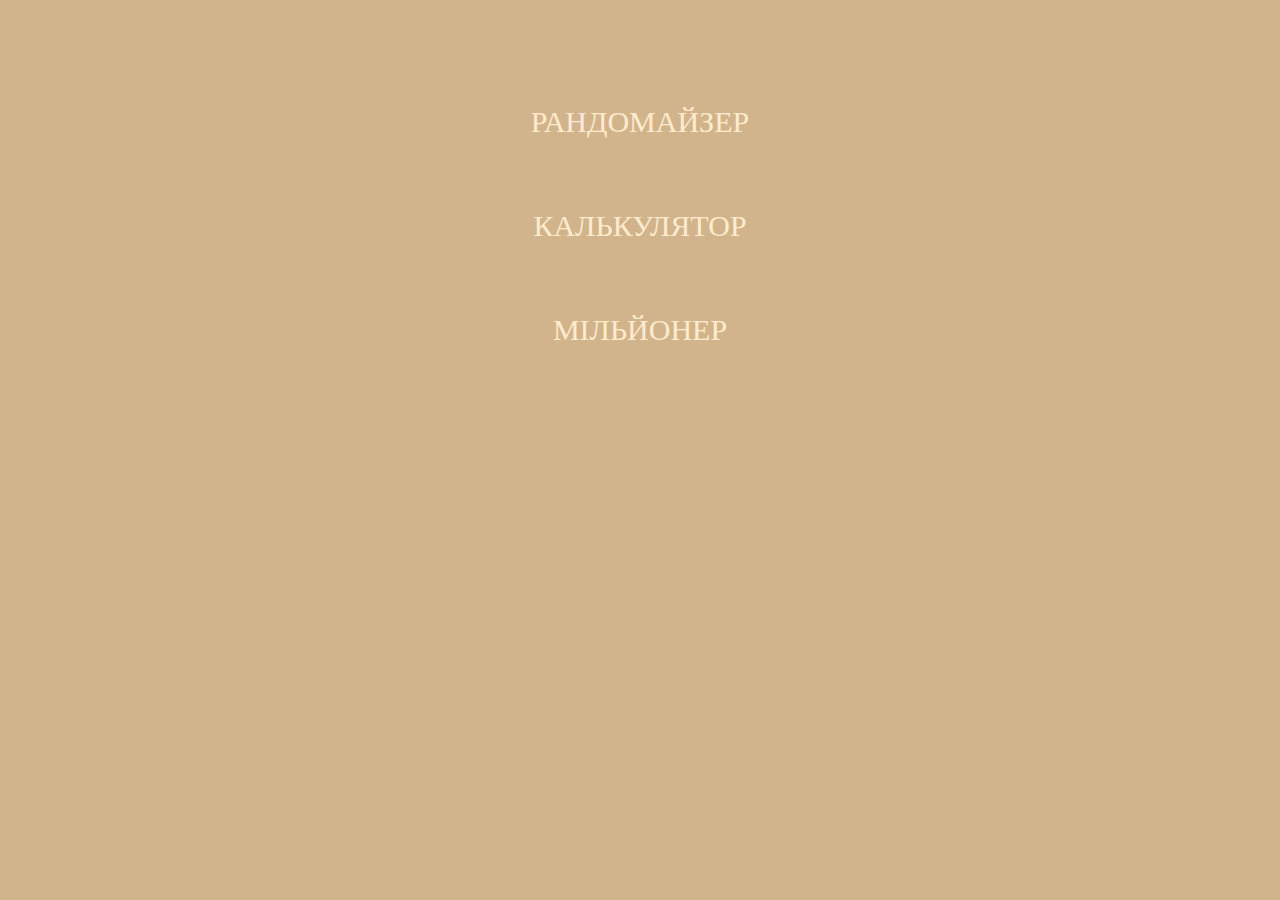
<file: index.html>
<!DOCTYPE html>
<html lang="en">
<head>
    <meta charset="UTF-8">
    <meta http-equiv="X-UA-Compatible" content="IE=edge">
    <meta name="viewport" content="width=device-width, initial-scale=1.0">
    <title>PROJECT #2</title>
    <style>
        body {
            background-color:tan;
        }
        .wrapper {
            display: flex;
            flex-direction: column;
            align-items: center;
            margin-top: 70px;
        }

        a {
            color: blanchedalmond;
            margin: 35px;
            text-decoration: none;
            font-size: 30px;
        }
    </style>
</head>
<body>
    <div class="wrapper">
        <a href="./randomizer/index.html">РАНДОМАЙЗЕР</a>
        <a href="./calculator/index.html">КАЛЬКУЛЯТОР</a>
        <a href="./millionaire/index.html">МІЛЬЙОНЕР</a>
    </div>
</body>
</html>
</file>
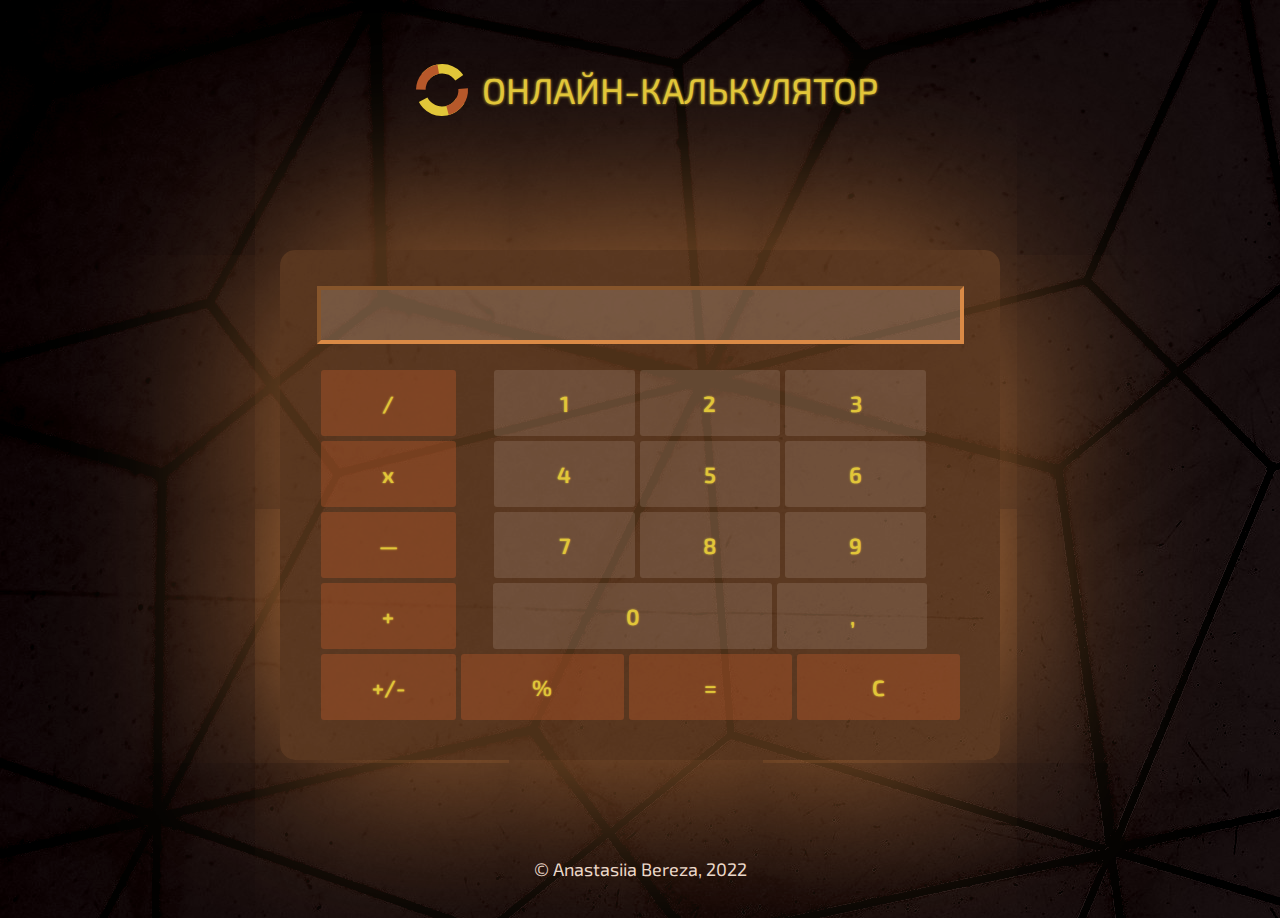
<file: calculator/index.html>
<!DOCTYPE html>
<html lang="uk">

<head>
    <meta charset="UTF-8">
    <meta http-equiv="X-UA-Compatible" content="IE=edge">
    <meta name="viewport" content="width=device-width, initial-scale=1.0">
    <title>Онлайн-калькулятор</title>
    <link rel="stylesheet" href="./css/style.min.css">
</head>

<body>

    <div class="wrapper">
        <header class="header">
            <div class="header__container">
                <a href="./index.html">
                    <h1>
                        <object data="./img/animate.svg" type="image/svg+xml"></object>
                        Онлайн-калькулятор
                    </h1>
                </a>
            </div>
        </header>

        <main class="main">
            <div class="main__container">
                <div class="calc">
                    <div class="calc__screen"></div>
                    <div class="calc__btns">
                        <div class="calc__btns_left">
                            <button class="btn btn-action btn-divide">/</button>
                            <button class="btn btn-action btn-multiply">x</button>
                            <button class="btn btn-action btn-minus">—</button>
                            <button class="btn btn-action btn-plus">+</button>
                            <button class="btn btn-negative">+/-</button>
                        </div>
                        <div class="calc__btns_num">
                            <div class="wrapper">
                                <button class="btn btn-num btn-num-1">1</button>
                                <button class="btn btn-num btn-num-2">2</button>
                                <button class="btn btn-num btn-num-3">3</button>
                                <button class="btn btn-num btn-num-4">4</button>
                                <button class="btn btn-num btn-num-5">5</button>
                                <button class="btn btn-num btn-num-6">6</button>
                                <button class="btn btn-num btn-num-7">7</button>
                                <button class="btn btn-num btn-num-8">8</button>
                                <button class="btn btn-num btn-num-9">9</button>
                            </div>

                            <div class="zero">
                                <button class="btn btn-num btn-num-0">0</button>

                                <button class="btn btn-point">,</button>
                            </div>
                        </div>
                        <div class="calc__btns_bottom">
                            <button class="btn btn-percent">%</button>
                            <button class="btn btn-equal">=</button>
                            <button class="btn btn-clear">C</button>
                        </div>
                    </div>
                </div>
            </div>
        </main>

        <footer class="footer">
            <div class="footer__container">
                <p>&#169; Anastasiia Bereza, 2022</p>
            </div>
        </footer>
    </div>


    <script src="./js/script.js"></script>

</body>

</html>
</file>
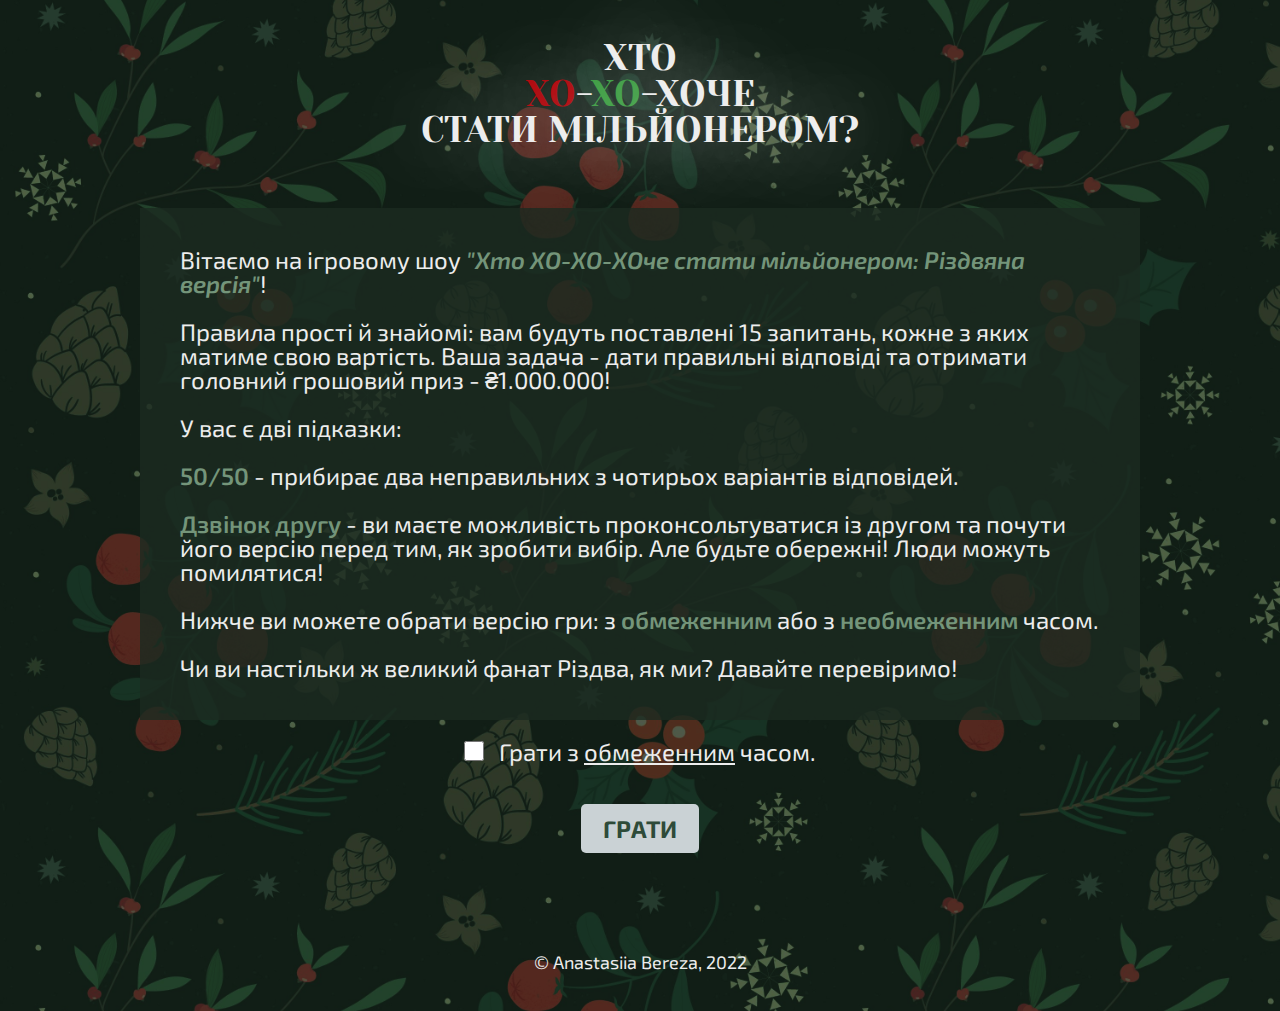
<file: millionaire/index.html>
<!DOCTYPE html>
<html lang="uk">

<head>
	<meta charset="UTF-8">
	<meta http-equiv="X-UA-Compatible" content="IE=edge">
	<meta name="viewport" content="width=device-width, initial-scale=1.0">
	<title>Хто хо-хо-хоче стати мільйонером?</title>
	<link rel="stylesheet" href="./css/style.min.css">
</head>

<body>

	<div class="wrapper">
		<header class="header">
			<div class="header__container">
				<a href="./index.html">
					<h1>
						ХТО
						<br>
						<span>ХО</span>-<span>ХО</span>-ХОЧЕ
						<br>
						СТАТИ МІЛЬЙОНЕРОМ?
					</h1>
				</a>
			</div>
		</header>

		<main class="main">
			<div class="main__container">

				<section class="game-start">
					<p>Вітаємо на ігровому шоу <span><i>"Хто ХО-ХО-ХОче стати мільйонером: Різдвяна версія"</i></span>!
						<br><br>
						Правила прості й знайомі: вам будуть поставлені 15 запитань, кожне з яких матиме свою вартість.
						Ваша задача - дати правильні відповіді та отримати головний грошовий приз - ₴1.000.000!
						<br><br>
						У вас є дві підказки:
						<br><br>
						<span>50/50</span> - прибирає два неправильних з чотирьох варіантів відповідей.
						<br><br>
						<span>Дзвінок другу</span> - ви маєте можливість проконсольтуватися із другом та почути його
						версію перед тим, як зробити вибір. Але будьте обережні! Люди можуть помилятися!
						<br><br>
						Нижче ви можете обрати версію гри: з <span>обмеженним</span> або з <span>необмеженним</span>
						часом.
						<br><br>
						Чи ви настільки ж великий фанат Різдва, як ми? Давайте перевіримо!
					</p>
					<div>
						<input type="checkbox" name="time-limited" id="time-limited">
						<label for="time-limited">Грати з <u>обмеженним</u> часом.</label>
					</div>
					<button class="pop-up-btn pop-up-start">ГРАТИ</button>
				</section>

				<section class="game-over-screen" style="display: none;">
					<img src="./img/snowman_win.gif" alt="snowman-win">
					<p>Щасливого Різдва і веселих свят!</p>
				</section>

				<section class="game" style="display: none;">
					<div class="game__wrapper">
						<div class="game__main">
							<div class="question">
								<div class="circle-snowman"><img src="./img/snowman_question.gif" alt=""></div>
								<p class="question__header">Питання №1 <span>₴100</span></p>
								<div class="question__timer"></div>
								<p class="question__text">Тіло питання?</p>
							</div>
							<div class="answers">
								<button data-answer=1 class="answer">A. Відповідь №1</button>
								<button data-answer=2 class="answer">B. Відповідь №2</button>
								<button data-answer=3 class="answer">C. Відповідь №3</button>
								<button data-answer=4 class="answer">D. Відповідь №4</button>
							</div>
							<button class="end-game">Закінчити гру й забрати поточний банк</button>
						</div>
						<div class="game__side">
							<div class="lifeline">
								<button class="lifeline-fifty">50 / 50</button>
								<button class="lifeline-call">Дзвінок<br>другу</button>
							</div>
							<div class="price">
								<div class="price-current">Ваш банк:<br>₴0</div>
								<div class="price-guaranteed">Гарантована сума:<br>₴0</div>
							</div>
						</div>
					</div>
				</section>

				<div class="pop-up">
					<p class="pop-up-message">Це ваша фінальна відповідь?</p>
					<div class="pop-up-btns">
						<button class="pop-up-btn pop-up-yes" style="display: none;">Так</button>
						<button class="pop-up-btn pop-up-no" style="display: none;">Ні</button>
						<button class="pop-up-btn pop-up-next" style="display: block;">Наступне питання</button>
						<button class="pop-up-btn pop-up-ok" style="display: block;">ОК</button>
					</div>
				</div>
			</div>
		</main>

		<footer class="footer">
			<div class="footer__container">
				<p>&#169; Anastasiia Bereza, 2022</p>
			</div>
		</footer>
	</div>

	<script src="./js/script.js"></script>

</body>

</html>
</file>
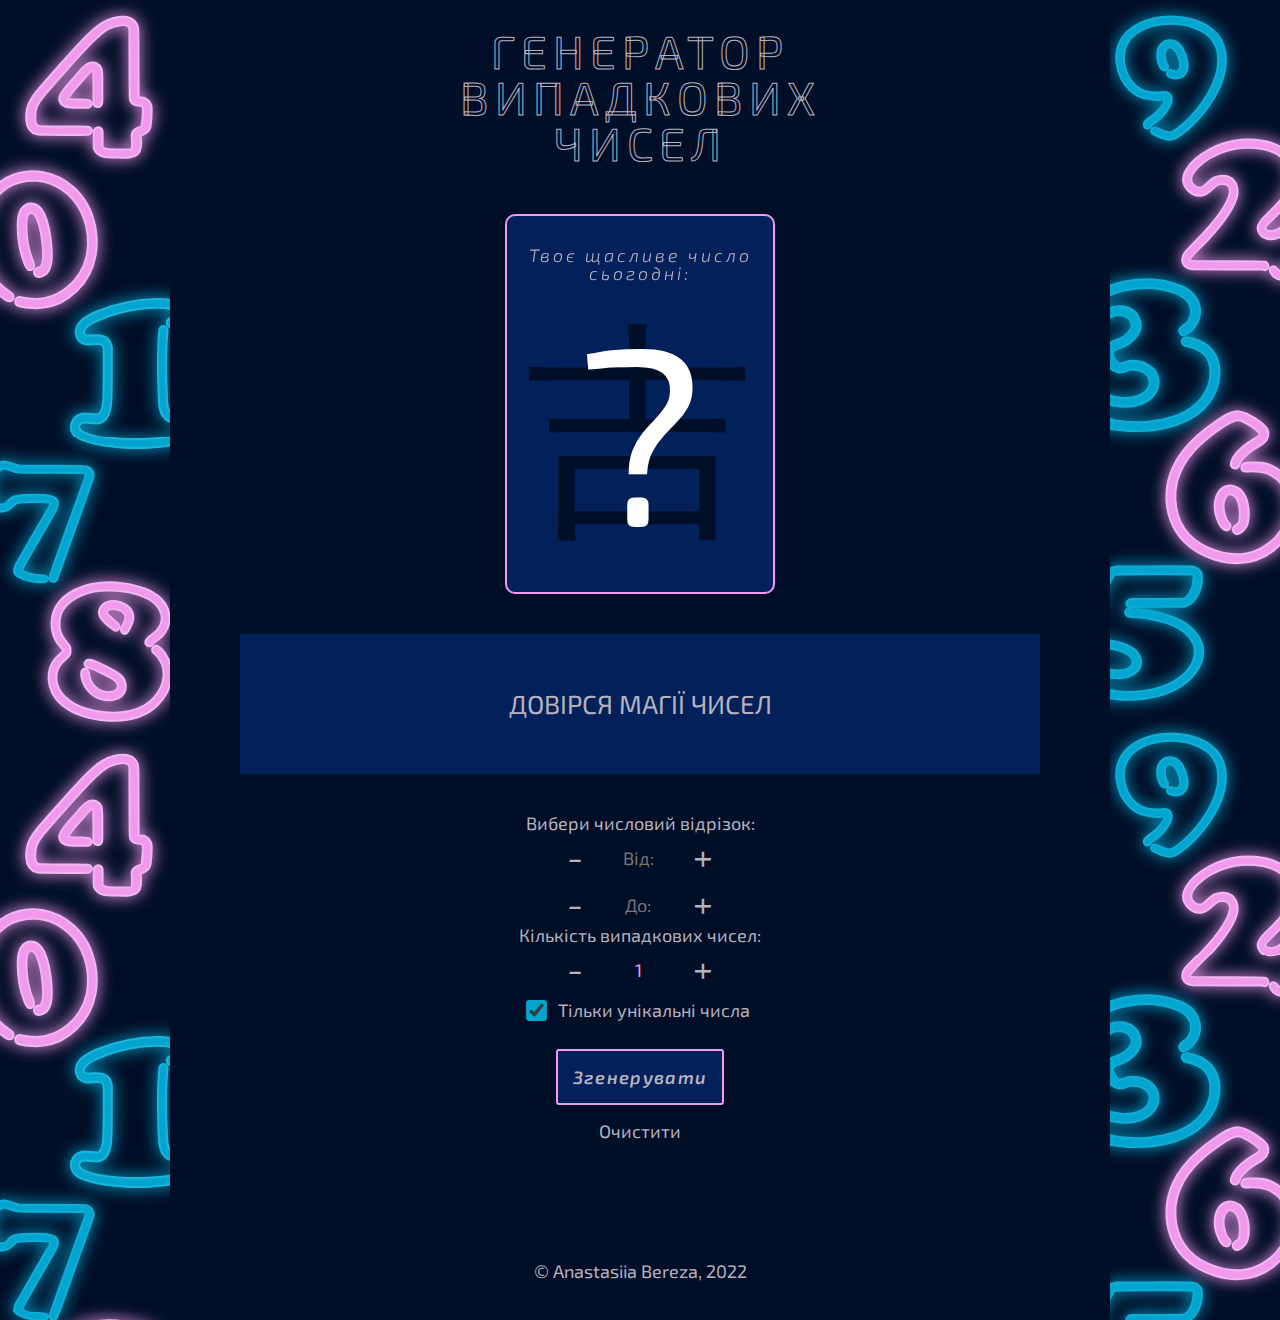
<file: randomizer/index.html>
<!DOCTYPE html>
<html lang="uk">

<head>
    <meta charset="UTF-8">
    <meta http-equiv="X-UA-Compatible" content="IE=edge">
    <meta name="viewport" content="width=device-width, initial-scale=1.0">
    <title>Генератор випадкових чисел</title>
    <link rel="stylesheet" href="./css/style.min.css">
</head>

<body>
    <div class="body_wrap">
        <div class="bg bg_left">
        </div>

        <div class="wrapper">
            <header class="header">
                <div class="header__container">
                    <a href="./index.html" class="header__logo">
                        <span class="actual-text">генератор<br>випадкових<br>чисел</span>
                        <span class="hover-text" aria-hidden="true">генератор<br>випадкових<br>чисел</span>
                    </a>
                </div>
            </header>

            <main class="main">
                <div class="main__container">
                    <div class="main__header">

                    </div>

                    <section class="lucky">
                        <div class="lucky__deck">
                            <div class="lucky__card lucky__card-click">
                                <div class="lucky__reveal lucky__reveal_front">
                                    <h2>Твоє щасливе число сьогодні:</h2>
                                    <div>
                                        <p>?</p>
                                    </div>
                                </div>
                                <div class="lucky__reveal lucky__reveal_back"></div>
                            </div>
                        </div>
                    </section>

                    <section class="randomize">
                        <div class="randomize__container">

                            <div class="randomize__result">
                                <h2>Довірся магії чисел</h2>
                            </div>

                            <form class="randomize__form">

                                <label>
                                    Вибери числовий відрізок:
                                </label>

                                <div class="randomize__form-wrapper randomize__min">
                                    <div data-input="min" class="quantity quantity-minus"> - </div>

                                    <input id="input-min" class="randomize__input" type="number" placeholder="Від:"
                                        required>

                                    <div data-input="min" class="quantity quantity-plus"> + </div>
                                </div>

                                <div class="randomize__form-wrapper randomize__max">
                                    <div data-input="max" class="quantity quantity-minus"> - </div>

                                    <input id="input-max" class="randomize__input" type="number" placeholder="До:"
                                        required>

                                    <div data-input="max" class="quantity quantity-plus"> + </div>
                                </div>


                                <label for="input-count">
                                    Кількість випадкових чисел:
                                </label>

                                <div class="randomize__form-wrapper randomize__count">
                                    <div data-input="count" class="quantity quantity-minus"> - </div>

                                    <input id="input-count" class="randomize__input" type="number" value="1">

                                    <div data-input="count" class="quantity quantity-plus"> + </div>
                                </div>

                                <div class="randomize__unique">
                                    <input id="input-unique" type="checkbox" checked>
                                    <label for="input-unique">Тільки унікальні числа</label>
                                </div>
                                <button class="randomize__btn">Згенерувати</button>
                                <button class="randomize__btn-clear">Очистити</button>
                            </form>
                        </div>
                    </section>
                </div>
            </main>

            <footer class="footer">
                <div class="footer__container">
                    <p>&#169; Anastasiia Bereza, 2022</p>
                </div>
            </footer>
        </div>

        <div class="bg bg_right">
        </div>
    </div>

    <script src="./js/script.js"></script>

</body>

</html>
</file>
<file: calculator/css/style.min.css>
@import"https://fonts.googleapis.com/css?family=Exo+2:100,200,300,regular,500,600,700,800,900,100italic,200italic,300italic,italic,500italic,600italic,700italic,800italic,900italic";*{padding:0px;margin:0px;border:0px}*,*:before,*:after{box-sizing:border-box}:focus,:active{outline:none}a:focus,a:active{outline:none}html,body{height:100%;min-width:320px}body{color:#ebd8c9;line-height:1;font-family:"Exo 2",sans-serif;font-size:1.125rem;-ms-text-size-adjust:100%;-moz-text-size-adjust:100%;-webkit-text-size-adjust:100%;-webkit-font-smoothing:antialiased;-moz-osx-font-smoothing:grayscale}input,button,textarea{font-family:"Exo 2",sans-serif;font-size:inherit}button{cursor:pointer;color:inherit;background-color:inherit}a{color:inherit}a:link,a:visited{text-decoration:none}a:hover{text-decoration:none}ul li{list-style:none}img{vertical-align:top}h1,h2,h3,h4,h5,h6{font-weight:inherit;font-size:inherit}.lock body{overflow:hidden;touch-action:none;-ms-scroll-chaining:none;overscroll-behavior:none}.wrapper{min-height:100%;display:flex;flex-direction:column}.wrapper>main{flex:1 1 auto}.wrapper>*{min-width:0}[class*=__container]{max-width:75rem;box-sizing:content-box;margin:0 auto;padding:0 0.9375rem}@-webkit-keyframes header-shine{0%{text-shadow:0 0 1px #e1c639}50%{text-shadow:0 0 13px #e1c639}100%{text-shadow:0 0 1px #e1c639}}@keyframes header-shine{0%{text-shadow:0 0 1px #e1c639}50%{text-shadow:0 0 13px #e1c639}100%{text-shadow:0 0 1px #e1c639}}body{background:url("./../img/bgimg.jpg") no-repeat;background-blend-mode:color-burn;background-color:#241b1c}.header{padding:3.125rem;font-size:2.25rem;text-transform:uppercase;display:flex}.header object{width:5rem}.header h1{width:-webkit-fit-content;width:-moz-fit-content;width:fit-content;display:flex;align-items:center;position:relative;color:#e1c639;text-shadow:0 0 3px #e1c639}.main{margin-top:4.375rem}.main__container{display:flex;justify-content:center}.calc{display:flex;flex-direction:column;align-items:center;width:60%;height:-webkit-fit-content;height:-moz-fit-content;height:fit-content;padding:2.5rem 0.3125rem;border-radius:15px;background-color:rgba(218,138,70,.35);box-shadow:0 0 200px #da8a46}.calc__screen{width:90%;height:3.125rem;padding:0.9375rem;text-align:right;background-color:rgba(235,216,201,.2);outline:4px inset #da8a46;color:#e1c639;text-shadow:0 0 3px #e1c639}@media(min-width: 76.875em){.calc__screen{font-size:1.5rem}}@media(min-width: 20em)and (max-width: 76.875em){@supports(font-size: clamp( 1.25rem , 1.1620879121rem  +  0.4395604396vw , 1.5rem )){.calc__screen{font-size:clamp( 1.25rem , 1.1620879121rem  +  0.4395604396vw , 1.5rem )}}@supports not (font-size: clamp( 1.25rem , 1.1620879121rem  +  0.4395604396vw , 1.5rem )){.calc__screen{font-size:calc(1.25rem + 0.25 * (100vw - 20rem) / 56.875)}}}@media(max-width: 20em){.calc__screen{font-size:1.25rem}}.calc__btns{display:grid;grid-template-columns:auto 2fr;grid-template-rows:2fr auto;margin-top:1.875rem;gap:0.3125rem;justify-items:center;width:90%}.calc__btns .btn{background:rgba(183,88,42,.4);border-radius:3px;font-weight:600;color:#e1c639;text-shadow:0 0 2px #e1c639}@media(min-width: 76.875em){.calc__btns .btn{font-size:1.375rem}}@media(min-width: 20em)and (max-width: 76.875em){@supports(font-size: clamp( 0.875rem , 0.6991758242rem  +  0.8791208791vw , 1.375rem )){.calc__btns .btn{font-size:clamp( 0.875rem , 0.6991758242rem  +  0.8791208791vw , 1.375rem )}}@supports not (font-size: clamp( 0.875rem , 0.6991758242rem  +  0.8791208791vw , 1.375rem )){.calc__btns .btn{font-size:calc(0.875rem + 0.5 * (100vw - 20rem) / 56.875)}}}@media(max-width: 20em){.calc__btns .btn{font-size:0.875rem}}@media(min-width: 76.875em){.calc__btns .btn{padding-top:1.25rem}}@media(min-width: 20em)and (max-width: 76.875em){@supports(padding-top: clamp( 0.625rem , 0.4052197802rem  +  1.0989010989vw , 1.25rem )){.calc__btns .btn{padding-top:clamp( 0.625rem , 0.4052197802rem  +  1.0989010989vw , 1.25rem )}}@supports not (padding-top: clamp( 0.625rem , 0.4052197802rem  +  1.0989010989vw , 1.25rem )){.calc__btns .btn{padding-top:calc(0.625rem + 0.625 * (100vw - 20rem) / 56.875)}}}@media(max-width: 20em){.calc__btns .btn{padding-top:0.625rem}}@media(min-width: 76.875em){.calc__btns .btn{padding-bottom:1.25rem}}@media(min-width: 20em)and (max-width: 76.875em){@supports(padding-bottom: clamp( 0.625rem , 0.4052197802rem  +  1.0989010989vw , 1.25rem )){.calc__btns .btn{padding-bottom:clamp( 0.625rem , 0.4052197802rem  +  1.0989010989vw , 1.25rem )}}@supports not (padding-bottom: clamp( 0.625rem , 0.4052197802rem  +  1.0989010989vw , 1.25rem )){.calc__btns .btn{padding-bottom:calc(0.625rem + 0.625 * (100vw - 20rem) / 56.875)}}}@media(max-width: 20em){.calc__btns .btn{padding-bottom:0.625rem}}@media(min-width: 76.875em){.calc__btns .btn{padding-right:3.1875rem}}@media(min-width: 20em)and (max-width: 76.875em){@supports(padding-right: clamp( 0.4375rem , -0.529532967rem  +  4.8351648352vw , 3.1875rem )){.calc__btns .btn{padding-right:clamp( 0.4375rem , -0.529532967rem  +  4.8351648352vw , 3.1875rem )}}@supports not (padding-right: clamp( 0.4375rem , -0.529532967rem  +  4.8351648352vw , 3.1875rem )){.calc__btns .btn{padding-right:calc(0.4375rem + 2.75 * (100vw - 20rem) / 56.875)}}}@media(max-width: 20em){.calc__btns .btn{padding-right:0.4375rem}}@media(min-width: 76.875em){.calc__btns .btn{padding-left:3.1875rem}}@media(min-width: 20em)and (max-width: 76.875em){@supports(padding-left: clamp( 0.4375rem , -0.529532967rem  +  4.8351648352vw , 3.1875rem )){.calc__btns .btn{padding-left:clamp( 0.4375rem , -0.529532967rem  +  4.8351648352vw , 3.1875rem )}}@supports not (padding-left: clamp( 0.4375rem , -0.529532967rem  +  4.8351648352vw , 3.1875rem )){.calc__btns .btn{padding-left:calc(0.4375rem + 2.75 * (100vw - 20rem) / 56.875)}}}@media(max-width: 20em){.calc__btns .btn{padding-left:0.4375rem}}.calc__btns .btn:hover{background:rgba(211,113,65,.4)}.calc__btns_left{grid-row:1/-1;display:flex;flex-direction:column;gap:0.3125rem}.calc__btns_num{grid-row:1/2;display:grid;gap:0.3125rem;justify-items:center}.calc__btns_num .btn{width:30%;background-color:rgba(235,216,201,.15)}.calc__btns_num .wrapper{width:94%;gap:0.3125rem;display:flex;flex-wrap:wrap;flex-direction:row;justify-content:center}.calc__btns_num .zero{width:100%;display:flex;justify-content:center;gap:0.3125rem}.calc__btns_num .zero .btn-num-0{width:56%}.calc__btns_bottom{grid-row:2/3;gap:0.3125rem;display:flex;justify-self:stretch;justify-content:space-evenly}.calc__btns_bottom .btn{width:40%}.footer{width:100%;margin-top:3.75rem;padding:2.5rem}.footer__container{display:flex;justify-content:center}
</file>
<file: millionaire/css/style.min.css>
@import"https://fonts.googleapis.com/css?family=Exo+2:100,200,300,regular,500,600,700,800,900,100italic,200italic,300italic,italic,500italic,600italic,700italic,800italic,900italic";@import"https://fonts.googleapis.com/css?family=Yeseva+One:regular";*{padding:0px;margin:0px;border:0px}*,*:before,*:after{box-sizing:border-box}:focus,:active{outline:none}a:focus,a:active{outline:none}html,body{height:100%;min-width:320px}body{color:#ededed;line-height:1;font-family:"Exo 2",sans-serif;font-size:1.125rem;-ms-text-size-adjust:100%;-moz-text-size-adjust:100%;-webkit-text-size-adjust:100%;-webkit-font-smoothing:antialiased;-moz-osx-font-smoothing:grayscale}input,button,textarea{font-family:"Exo 2",sans-serif;font-size:inherit}button{cursor:pointer;color:inherit;background-color:inherit}a{color:inherit}a:link,a:visited{text-decoration:none}a:hover{text-decoration:none}ul li{list-style:none}img{vertical-align:top}h1,h2,h3,h4,h5,h6{font-weight:inherit;font-size:inherit}.lock body{overflow:hidden;touch-action:none;-ms-scroll-chaining:none;overscroll-behavior:none}.wrapper{min-height:100%;display:flex;flex-direction:column}.wrapper>main{flex:1 1 auto}.wrapper>*{min-width:0}[class*=__container]{max-width:120rem;box-sizing:content-box;margin:0 auto;padding:0 0.9375rem}@-webkit-keyframes correct-answer{0%{background-color:#ededed}100%{background-color:#3c9e42}}@keyframes correct-answer{0%{background-color:#ededed}100%{background-color:#3c9e42}}@-webkit-keyframes incorrect-answer{0%{background-color:#ededed}100%{background-color:#af060b}}@keyframes incorrect-answer{0%{background-color:#ededed}100%{background-color:#af060b}}@-webkit-keyframes color-change-3x{0%{outline-color:#af060b}33%{outline-color:#3c9e42}66%{outline-color:#cad2d5}100%{outline-color:#af060b}}@keyframes color-change-3x{0%{outline-color:#af060b}33%{outline-color:#3c9e42}66%{outline-color:#cad2d5}100%{outline-color:#af060b}}body{background:url("./../img/mainbg.jpg") center center/contain repeat;background-blend-mode:soft-light;background-color:#1e3226}.overlay{position:relative}.overlay::before{position:fixed;z-index:1;content:"";background-color:rgba(0,0,0,.6);top:0;left:0;bottom:0;right:0}.pop-up{display:none;flex-direction:column;justify-content:center;align-items:center;text-align:center;position:absolute;z-index:100;top:50%;transform:translateY(-50%);padding:0 0.9375rem;border-radius:10px;outline:7px double #2e4b39;background:#74957a}@media(min-width: 121.875em){.pop-up{width:31.25rem}}@media(min-width: 20em)and (max-width: 121.875em){@supports(width: clamp( 15.625rem , 12.5575153374rem  +  15.3374233129vw , 31.25rem )){.pop-up{width:clamp( 15.625rem , 12.5575153374rem  +  15.3374233129vw , 31.25rem )}}@supports not (width: clamp( 15.625rem , 12.5575153374rem  +  15.3374233129vw , 31.25rem )){.pop-up{width:calc(15.625rem + 15.625 * (100vw - 20rem) / 101.875)}}}@media(max-width: 20em){.pop-up{width:15.625rem}}@media(min-width: 121.875em){.pop-up{padding-top:3.125rem}}@media(min-width: 20em)and (max-width: 121.875em){@supports(padding-top: clamp( 1.25rem , 0.8819018405rem  +  1.8404907975vw , 3.125rem )){.pop-up{padding-top:clamp( 1.25rem , 0.8819018405rem  +  1.8404907975vw , 3.125rem )}}@supports not (padding-top: clamp( 1.25rem , 0.8819018405rem  +  1.8404907975vw , 3.125rem )){.pop-up{padding-top:calc(1.25rem + 1.875 * (100vw - 20rem) / 101.875)}}}@media(max-width: 20em){.pop-up{padding-top:1.25rem}}@media(min-width: 121.875em){.pop-up{padding-bottom:3.125rem}}@media(min-width: 20em)and (max-width: 121.875em){@supports(padding-bottom: clamp( 1.25rem , 0.8819018405rem  +  1.8404907975vw , 3.125rem )){.pop-up{padding-bottom:clamp( 1.25rem , 0.8819018405rem  +  1.8404907975vw , 3.125rem )}}@supports not (padding-bottom: clamp( 1.25rem , 0.8819018405rem  +  1.8404907975vw , 3.125rem )){.pop-up{padding-bottom:calc(1.25rem + 1.875 * (100vw - 20rem) / 101.875)}}}@media(max-width: 20em){.pop-up{padding-bottom:1.25rem}}.pop-up>p{width:80%;font-weight:500;line-height:150%;text-shadow:1px 3px 8px #000}@media(min-width: 121.875em){.pop-up>p{font-size:1.5rem}}@media(min-width: 20em)and (max-width: 121.875em){@supports(font-size: clamp( 1.125rem , 1.0513803681rem  +  0.3680981595vw , 1.5rem )){.pop-up>p{font-size:clamp( 1.125rem , 1.0513803681rem  +  0.3680981595vw , 1.5rem )}}@supports not (font-size: clamp( 1.125rem , 1.0513803681rem  +  0.3680981595vw , 1.5rem )){.pop-up>p{font-size:calc(1.125rem + 0.375 * (100vw - 20rem) / 101.875)}}}@media(max-width: 20em){.pop-up>p{font-size:1.125rem}}.pop-up-btns{display:flex;margin-top:0.9375rem;gap:1.25rem}.pop-up-btn{width:-webkit-fit-content;width:-moz-fit-content;width:fit-content;min-width:4.6875rem;padding:0.5rem 1.25rem;border-radius:5px;background:#cad2d5;color:#2e4b39;border:2px solid rgba(0,0,0,0);font-weight:700}.pop-up-start{margin-top:2.5rem}.pop-up-yes:hover,.pop-up-next:hover,.pop-up-start:hover{color:#3c9e42;border-color:#3c9e42;box-shadow:0 2px 6px rgba(46,75,57,.8)}.pop-up-no:hover{color:#af060b;border-color:#af060b;box-shadow:0 2px 6px rgba(46,75,57,.8)}.active{display:flex}.header__container{padding:2.5rem 0 3.75rem}.header h1{font-family:"Yeseva One",serif;font-size:2.25rem;text-align:center;text-shadow:0 0 90px #ededed}.header h1 span:first-of-type{color:#af060b}.header h1 span:last-of-type{color:#3c9e42}.main__container{display:flex;justify-content:center;-webkit-user-select:none;-moz-user-select:none;-ms-user-select:none;user-select:none}.game-start{width:80%;display:flex;flex-direction:column;justify-content:center;align-items:center;font-size:1.5rem}.game-start p{padding:2.5rem;background-color:rgba(27,43,33,.8)}.game-start p span{font-weight:600;color:#74957a}.game-start p+div{margin-top:1.25rem}.game-start p+div input{width:1.25rem;height:1.25rem;margin-right:0.625rem}.game-start p+div input:checked{accent-color:#3c9e42;box-shadow:0 0 14px #ededed}.game-over-screen{width:-webkit-fit-content;width:-moz-fit-content;width:fit-content;height:-webkit-fit-content;height:-moz-fit-content;height:fit-content;background:url("./../img/winwinwin.gif") center center/cover no-repeat;margin-top:1.875rem;text-align:center}.game-over-screen p{margin-top:1.875rem;font-size:2.25rem;font-style:italic;padding:1.5625rem;border-radius:10px;background:rgba(46,75,57,.7);outline:7px dotted #af060b;-webkit-animation:color-change-3x 4s linear infinite both;animation:color-change-3x 4s linear infinite both}.game{width:75%;margin-top:2.5rem}.game__wrapper{display:grid;grid-template-columns:60% 40%;align-items:center;justify-items:center;gap:2.5rem}@media(max-width: 61.99875em){.game__wrapper{grid-template-columns:auto}}.game .circle-snowman{border-radius:50%;position:absolute;top:-25%;left:-10%;transform:translate(-25%, -10%);outline:11px inset #af060b;border:7px dotted #74957a;background:#cad1d7 center center/contain no-repeat;display:flex;justify-content:center;align-items:center}@media(min-width: 121.875em){.game .circle-snowman{width:11.875rem}}@media(min-width: 20em)and (max-width: 121.875em){@supports(width: clamp( 6.25rem , 5.1457055215rem  +  5.5214723926vw , 11.875rem )){.game .circle-snowman{width:clamp( 6.25rem , 5.1457055215rem  +  5.5214723926vw , 11.875rem )}}@supports not (width: clamp( 6.25rem , 5.1457055215rem  +  5.5214723926vw , 11.875rem )){.game .circle-snowman{width:calc(6.25rem + 5.625 * (100vw - 20rem) / 101.875)}}}@media(max-width: 20em){.game .circle-snowman{width:6.25rem}}@media(min-width: 121.875em){.game .circle-snowman{height:11.875rem}}@media(min-width: 20em)and (max-width: 121.875em){@supports(height: clamp( 6.25rem , 5.1457055215rem  +  5.5214723926vw , 11.875rem )){.game .circle-snowman{height:clamp( 6.25rem , 5.1457055215rem  +  5.5214723926vw , 11.875rem )}}@supports not (height: clamp( 6.25rem , 5.1457055215rem  +  5.5214723926vw , 11.875rem )){.game .circle-snowman{height:calc(6.25rem + 5.625 * (100vw - 20rem) / 101.875)}}}@media(max-width: 20em){.game .circle-snowman{height:6.25rem}}@media(max-width: 47.99875em){.game .circle-snowman{top:-30%;left:10%;transform:translateX(-70%)}}.game .circle-snowman img{width:100%}.game__main{display:flex;flex-direction:column;align-items:center}.game__main .question{min-height:12.5rem;padding:8% 4%;background:#2e4b39;outline:7px double #74957a;border-radius:10px;position:relative;display:flex;flex-direction:column;justify-content:flex-start;align-items:center;text-align:center}@media(min-width: 121.875em){.game__main .question{width:36.9375rem}}@media(min-width: 20em)and (max-width: 121.875em){@supports(width: clamp( 14.4375rem , 10.0203220859rem  +  22.0858895706vw , 36.9375rem )){.game__main .question{width:clamp( 14.4375rem , 10.0203220859rem  +  22.0858895706vw , 36.9375rem )}}@supports not (width: clamp( 14.4375rem , 10.0203220859rem  +  22.0858895706vw , 36.9375rem )){.game__main .question{width:calc(14.4375rem + 22.5 * (100vw - 20rem) / 101.875)}}}@media(max-width: 20em){.game__main .question{width:14.4375rem}}@media(min-width: 121.875em){.game__main .question{font-size:1.375rem}}@media(min-width: 20em)and (max-width: 121.875em){@supports(font-size: clamp( 1.125rem , 1.0759202454rem  +  0.245398773vw , 1.375rem )){.game__main .question{font-size:clamp( 1.125rem , 1.0759202454rem  +  0.245398773vw , 1.375rem )}}@supports not (font-size: clamp( 1.125rem , 1.0759202454rem  +  0.245398773vw , 1.375rem )){.game__main .question{font-size:calc(1.125rem + 0.25 * (100vw - 20rem) / 101.875)}}}@media(max-width: 20em){.game__main .question{font-size:1.125rem}}.game__main .question__header{text-transform:uppercase}.game__main .question__header>span{margin-left:0.3125rem;font-weight:700;color:#3c9e42}@media(max-width: 47.99875em){.game__main .question__header{margin-top:1.25rem}}@media(min-width: 121.875em){.game__main .question__text{margin-top:1.25rem}}@media(min-width: 20em)and (max-width: 121.875em){@supports(margin-top: clamp( 0.625rem , 0.5023006135rem  +  0.6134969325vw , 1.25rem )){.game__main .question__text{margin-top:clamp( 0.625rem , 0.5023006135rem  +  0.6134969325vw , 1.25rem )}}@supports not (margin-top: clamp( 0.625rem , 0.5023006135rem  +  0.6134969325vw , 1.25rem )){.game__main .question__text{margin-top:calc(0.625rem + 0.625 * (100vw - 20rem) / 101.875)}}}@media(max-width: 20em){.game__main .question__text{margin-top:0.625rem}}.game__main .question__timer{font-size:1.25rem}.game__main .answers{width:90%;margin-top:2.1875rem;display:flex;flex-wrap:wrap;justify-content:center;gap:1.25rem}@media(min-width: 121.875em){.game__main .answers{font-size:1.125rem}}@media(min-width: 20em)and (max-width: 121.875em){@supports(font-size: clamp( 1rem , 0.9754601227rem  +  0.1226993865vw , 1.125rem )){.game__main .answers{font-size:clamp( 1rem , 0.9754601227rem  +  0.1226993865vw , 1.125rem )}}@supports not (font-size: clamp( 1rem , 0.9754601227rem  +  0.1226993865vw , 1.125rem )){.game__main .answers{font-size:calc(1rem + 0.125 * (100vw - 20rem) / 101.875)}}}@media(max-width: 20em){.game__main .answers{font-size:1rem}}@media(max-width: 47.99875em){.game__main .answers{flex-direction:column}}.game__main .answer{width:45%;padding:1.5625rem;background:#ededed;border-radius:10px;color:#2e4b39;font-weight:700;display:flex;justify-content:center;align-items:center;cursor:pointer}.game__main .answer:hover{background:#cad2d5}.game__main .answer-correct-when-incorrect{background-color:#3c9e42}.game__main .answer-correct{-webkit-animation:correct-answer .4s 4 both;animation:correct-answer .4s 4 both}.game__main .answer-incorrect{-webkit-animation:incorrect-answer .4s 4 both;animation:incorrect-answer .4s 4 both}.game__main .answer-disabled{background:#a1a1a1}@media(max-width: 47.99875em){.game__main .answer{width:100%}}.game__main .end-game{width:80%;padding:1.25rem;display:flex;justify-content:center;align-items:center;text-align:center;margin-top:2.1875rem;background:#2e4b39;border-radius:10px;letter-spacing:0.125rem;font-weight:700;line-height:140%;outline:7px double #74957a}.game__main .end-game:hover{background:#243b2d;outline-color:#68886d}.game__side{width:100%;display:flex;flex-direction:column;align-items:center}.game__side .lifeline{display:flex;justify-content:space-between;color:#2e4b39;gap:1.25rem}.game__side .lifeline>button{height:4.0625rem;border-radius:10px;display:flex;justify-content:center;align-items:center;text-align:center;cursor:pointer;font-weight:700;font-size:1.25rem;background:#cad2d5}@media(min-width: 121.875em){.game__side .lifeline>button{width:8.125rem}}@media(min-width: 20em)and (max-width: 121.875em){@supports(width: clamp( 6.25rem , 5.8819018405rem  +  1.8404907975vw , 8.125rem )){.game__side .lifeline>button{width:clamp( 6.25rem , 5.8819018405rem  +  1.8404907975vw , 8.125rem )}}@supports not (width: clamp( 6.25rem , 5.8819018405rem  +  1.8404907975vw , 8.125rem )){.game__side .lifeline>button{width:calc(6.25rem + 1.875 * (100vw - 20rem) / 101.875)}}}@media(max-width: 20em){.game__side .lifeline>button{width:6.25rem}}.game__side .lifeline>button:hover{box-shadow:0 0 28px #3c9e42}.game__side .lifeline>button .lifeline-disabled{background:#a1a1a1}.game__side .price{width:60%;display:flex;flex-direction:column;align-items:center;gap:1.875rem;margin-top:2.1875rem;line-height:140%}.game__side .price>div{width:100%;height:5rem;background:#2e4b39;border-radius:10px;display:flex;justify-content:center;align-items:center;text-align:center}@media(max-width: 29.99875em){.game__side .price>div{width:80%}}.game__side .price-current{outline:7px dotted #af060b;-webkit-animation:color-change-3x 4s linear infinite both;animation:color-change-3x 4s linear infinite both}.game__side .price-guaranteed{outline:7px double #74957a}@media(max-width: 61.99875em){.game__side{margin-top:1.5625rem}}.footer{width:100%;margin-top:3.75rem;padding:2.5rem}.footer__container{display:flex;justify-content:center}
</file>
<file: randomizer/css/style.min.css>
@import"https://fonts.googleapis.com/css?family=Exo+2:100,200,300,regular,500,600,700,800,900,100italic,200italic,300italic,italic,500italic,600italic,700italic,800italic,900italic";*{padding:0px;margin:0px;border:0px}*,*:before,*:after{box-sizing:border-box}:focus,:active{outline:none}a:focus,a:active{outline:none}html,body{height:100%;min-width:320px}body{color:#b7b2be;line-height:1;font-family:"Exo 2",sans-serif;font-size:1.125rem;-ms-text-size-adjust:100%;-moz-text-size-adjust:100%;-webkit-text-size-adjust:100%;-webkit-font-smoothing:antialiased;-moz-osx-font-smoothing:grayscale}input,button,textarea{font-family:"Exo 2",sans-serif;font-size:inherit}button{cursor:pointer;color:inherit;background-color:inherit}a{color:inherit}a:link,a:visited{text-decoration:none}a:hover{text-decoration:none}ul li{list-style:none}img{vertical-align:top}h1,h2,h3,h4,h5,h6{font-weight:inherit;font-size:inherit}.lock body{overflow:hidden;touch-action:none;-ms-scroll-chaining:none;overscroll-behavior:none}.wrapper{min-height:100%;display:flex;flex-direction:column}.wrapper>main{flex:1 1 auto}.wrapper>*{min-width:0}[class*=__container]{max-width:75rem;box-sizing:content-box;margin:0 auto;padding:0 0.9375rem}body{background-color:#010e27}@media(min-width: 47.99875em){.body_wrap{display:flex}.body_wrap .bg{flex:1 1 auto}.body_wrap .bg_left{background:url("./../img/numset-1.svg") top center/150% repeat-y}.body_wrap .bg_right{background:url("./../img/numset-2.svg") top center/150% repeat-y}}@media(min-width: 47.99875em)and (max-width: 61.99875em){.body_wrap .bg_left{background:url("./../img/numset-1.svg") top center/400% repeat-y}.body_wrap .bg_right{background:url("./../img/numset-2.svg") top center/400% repeat-y}}@media(min-width: 47.99875em){.body_wrap .wrapper{flex:2 1 600px}}.header{padding:1.75rem 0}.header__container{display:flex;justify-content:center}.header .header__logo{letter-spacing:0.375rem;text-decoration:none;font-family:"Exo 2",sans-serif;position:relative;text-transform:uppercase;color:rgba(0,0,0,0);-webkit-text-stroke:1px #b7b2be;text-align:center}@media(min-width: 76.875em){.header .header__logo{font-size:2.875rem}}@media(min-width: 20em)and (max-width: 76.875em){@supports(font-size: clamp( 1.625rem , 1.1854395604rem  +  2.1978021978vw , 2.875rem )){.header .header__logo{font-size:clamp( 1.625rem , 1.1854395604rem  +  2.1978021978vw , 2.875rem )}}@supports not (font-size: clamp( 1.625rem , 1.1854395604rem  +  2.1978021978vw , 2.875rem )){.header .header__logo{font-size:calc(1.625rem + 1.25 * (100vw - 20rem) / 56.875)}}}@media(max-width: 20em){.header .header__logo{font-size:1.625rem}}.header .header__logo .hover-text{display:flex;flex-shrink:0;position:absolute;font-family:"Exo 2",sans-serif;color:#01a5d0;width:0%;inset:-3% 0;overflow:hidden;transition:.4s;-webkit-text-stroke:1px #01a5d0;white-space:nowrap;text-align:center}.header .header__logo:hover .hover-text{width:100%;filter:drop-shadow(0 0 23px #01a5d0)}.main{margin:1.25rem auto}.main .lucky__deck{margin:0 auto;perspective:1000px;position:relative;border-radius:10px;text-align:center}@media(min-width: 76.875em){.main .lucky__deck{width:16.875rem}}@media(min-width: 20em)and (max-width: 76.875em){@supports(width: clamp( 11.25rem , 9.271978022rem  +  9.8901098901vw , 16.875rem )){.main .lucky__deck{width:clamp( 11.25rem , 9.271978022rem  +  9.8901098901vw , 16.875rem )}}@supports not (width: clamp( 11.25rem , 9.271978022rem  +  9.8901098901vw , 16.875rem )){.main .lucky__deck{width:calc(11.25rem + 5.625 * (100vw - 20rem) / 56.875)}}}@media(max-width: 20em){.main .lucky__deck{width:11.25rem}}@media(min-width: 76.875em){.main .lucky__deck{height:23.75rem}}@media(min-width: 20em)and (max-width: 76.875em){@supports(height: clamp( 18.125rem , 16.146978022rem  +  9.8901098901vw , 23.75rem )){.main .lucky__deck{height:clamp( 18.125rem , 16.146978022rem  +  9.8901098901vw , 23.75rem )}}@supports not (height: clamp( 18.125rem , 16.146978022rem  +  9.8901098901vw , 23.75rem )){.main .lucky__deck{height:calc(18.125rem + 5.625 * (100vw - 20rem) / 56.875)}}}@media(max-width: 20em){.main .lucky__deck{height:18.125rem}}.main .lucky__card{width:100%;height:100%;transform-style:preserve-3d;transition:all .5s linear;border-radius:10px}.main .lucky .flipped{transform:rotateY(180deg)}.main .lucky__reveal{display:flex;align-items:center;flex-direction:column;position:absolute;width:100%;height:100%;padding:0 0.625rem;-webkit-backface-visibility:hidden;backface-visibility:hidden;background-color:#022059;border-radius:10px;border:2px solid #f299ee;cursor:pointer;-webkit-user-select:none;-moz-user-select:none;-ms-user-select:none;user-select:none}.main .lucky__reveal h2{width:100%;font-weight:300;font-style:italic;letter-spacing:0.1875rem;margin-top:1.875rem}.main .lucky__reveal p{color:#fff}@media(min-width: 76.875em){.main .lucky__reveal p{font-size:15.625rem}}@media(min-width: 20em)and (max-width: 76.875em){@supports(font-size: clamp( 7.5rem , 4.6428571429rem  +  14.2857142857vw , 15.625rem )){.main .lucky__reveal p{font-size:clamp( 7.5rem , 4.6428571429rem  +  14.2857142857vw , 15.625rem )}}@supports not (font-size: clamp( 7.5rem , 4.6428571429rem  +  14.2857142857vw , 15.625rem )){.main .lucky__reveal p{font-size:calc(7.5rem + 8.125 * (100vw - 20rem) / 56.875)}}}@media(max-width: 20em){.main .lucky__reveal p{font-size:7.5rem}}@media(min-width: 76.875em){.main .lucky__reveal p{margin-top:1.25rem}}@media(min-width: 20em)and (max-width: 76.875em){@supports(margin-top: clamp( 0.625rem , 0.4052197802rem  +  1.0989010989vw , 1.25rem )){.main .lucky__reveal p{margin-top:clamp( 0.625rem , 0.4052197802rem  +  1.0989010989vw , 1.25rem )}}@supports not (margin-top: clamp( 0.625rem , 0.4052197802rem  +  1.0989010989vw , 1.25rem )){.main .lucky__reveal p{margin-top:calc(0.625rem + 0.625 * (100vw - 20rem) / 56.875)}}}@media(max-width: 20em){.main .lucky__reveal p{margin-top:0.625rem}}.main .lucky__reveal_front{z-index:1;transform:rotateX(0deg);transition:all .5s linear}.main .lucky__reveal_front>div::before{content:"吉";color:#010e27;position:absolute;left:50%;transform:translateX(-50%);bottom:15%;z-index:-1}@media(min-width: 76.875em){.main .lucky__reveal_front>div::before{font-size:14.375rem}}@media(min-width: 20em)and (max-width: 76.875em){@supports(font-size: clamp( 11.875rem , 10.9958791209rem  +  4.3956043956vw , 14.375rem )){.main .lucky__reveal_front>div::before{font-size:clamp( 11.875rem , 10.9958791209rem  +  4.3956043956vw , 14.375rem )}}@supports not (font-size: clamp( 11.875rem , 10.9958791209rem  +  4.3956043956vw , 14.375rem )){.main .lucky__reveal_front>div::before{font-size:calc(11.875rem + 2.5 * (100vw - 20rem) / 56.875)}}}@media(max-width: 20em){.main .lucky__reveal_front>div::before{font-size:11.875rem}}.main .lucky__reveal_front:hover{box-shadow:0px 0px 36px #f299ee}.main .lucky__reveal_back{overflow:hidden;z-index:-1;display:block;transform:rotateY(180deg);box-sizing:border-box;transition:all .5s linear;background:#9535b4;color:#f299ee;text-shadow:0 0 30px #f299ee}.main .lucky__reveal_back:before{content:"";position:absolute;width:100%;height:100%;z-index:-1;background-size:100% 100%;transform:rotateY(180deg)}@media(min-width: 76.875em){.main .lucky__reveal_back p{font-size:8.75rem}}@media(min-width: 20em)and (max-width: 76.875em){@supports(font-size: clamp( 6.25rem , 5.3708791209rem  +  4.3956043956vw , 8.75rem )){.main .lucky__reveal_back p{font-size:clamp( 6.25rem , 5.3708791209rem  +  4.3956043956vw , 8.75rem )}}@supports not (font-size: clamp( 6.25rem , 5.3708791209rem  +  4.3956043956vw , 8.75rem )){.main .lucky__reveal_back p{font-size:calc(6.25rem + 2.5 * (100vw - 20rem) / 56.875)}}}@media(max-width: 20em){.main .lucky__reveal_back p{font-size:6.25rem}}@media(min-width: 76.875em){.main .lucky__reveal_back p{margin-top:3.75rem}}@media(min-width: 20em)and (max-width: 76.875em){@supports(margin-top: clamp( 2.1875rem , 1.6380494505rem  +  2.7472527473vw , 3.75rem )){.main .lucky__reveal_back p{margin-top:clamp( 2.1875rem , 1.6380494505rem  +  2.7472527473vw , 3.75rem )}}@supports not (margin-top: clamp( 2.1875rem , 1.6380494505rem  +  2.7472527473vw , 3.75rem )){.main .lucky__reveal_back p{margin-top:calc(2.1875rem + 1.5625 * (100vw - 20rem) / 56.875)}}}@media(max-width: 20em){.main .lucky__reveal_back p{margin-top:2.1875rem}}.main .randomize__container{display:flex;flex-direction:column;align-items:center}.main .randomize__result{margin-top:2.5rem;padding:0.9375rem;min-height:8.75rem;background:#022059;text-align:center;display:flex;justify-content:center;align-items:center}@media(min-width: 76.875em){.main .randomize__result{width:50rem}}@media(min-width: 20em)and (max-width: 76.875em){@supports(width: clamp( 13.75rem , 1.0027472527rem  +  63.7362637363vw , 50rem )){.main .randomize__result{width:clamp( 13.75rem , 1.0027472527rem  +  63.7362637363vw , 50rem )}}@supports not (width: clamp( 13.75rem , 1.0027472527rem  +  63.7362637363vw , 50rem )){.main .randomize__result{width:calc(13.75rem + 36.25 * (100vw - 20rem) / 56.875)}}}@media(max-width: 20em){.main .randomize__result{width:13.75rem}}@media(min-width: 76.875em){.main .randomize__result{font-size:1.625rem}}@media(min-width: 20em)and (max-width: 76.875em){@supports(font-size: clamp( 1.125rem , 0.9491758242rem  +  0.8791208791vw , 1.625rem )){.main .randomize__result{font-size:clamp( 1.125rem , 0.9491758242rem  +  0.8791208791vw , 1.625rem )}}@supports not (font-size: clamp( 1.125rem , 0.9491758242rem  +  0.8791208791vw , 1.625rem )){.main .randomize__result{font-size:calc(1.125rem + 0.5 * (100vw - 20rem) / 56.875)}}}@media(max-width: 20em){.main .randomize__result{font-size:1.125rem}}.main .randomize__result h2{text-transform:uppercase}.main .randomize__form{margin-top:2.5rem;display:flex;flex-direction:column;align-items:center}.main .randomize__form-wrapper{display:flex;align-items:center}.main .randomize__input{width:6.25rem;margin-top:0.3125rem;padding:0.625rem;text-align:center;background:rgba(0,0,0,0);color:#f299ee}.main .randomize__input[type=number]::-webkit-inner-spin-button,.main .randomize__input[type=number]::-webkit-outer-spin-button{-webkit-appearance:none;-moz-appearance:none;appearance:none}.main .randomize__input[type=number]{-moz-appearance:textfield}.main .randomize__btn{margin-top:1.875rem;padding:0.9375rem;letter-spacing:0.08125rem;font-weight:600;font-style:italic;background:#022059;border-radius:3px;border:2px solid #f299ee;transition:all .5s linear}.main .randomize__btn:hover{box-shadow:0px 0px 24px #f299ee;transition:all .5s linear}.main .randomize__btn-clear{margin-top:0.9375rem}.main .randomize .alert{margin-top:1.25rem;padding:0.625rem;color:#f299ee;text-shadow:0px 0px 6px #f299ee;text-transform:uppercase;text-align:center;width:70%;border:2px double #01a5d0}.main .randomize .quantity{cursor:pointer;-webkit-user-select:none;-moz-user-select:none;-ms-user-select:none;user-select:none;padding:0 0.3125rem;font-size:2.25rem}.main .randomize__unique{margin-top:0.625rem;display:flex;gap:0.9375rem;align-items:center}.main .randomize__unique input[id=input-unique]{transform:scale(1.6)}.main .randomize__unique input[id=input-unique]:checked{accent-color:#01a5d0}.footer{width:100%;margin-top:3.75rem;padding:2.5rem}.footer__container{display:flex;justify-content:center}
</file>
